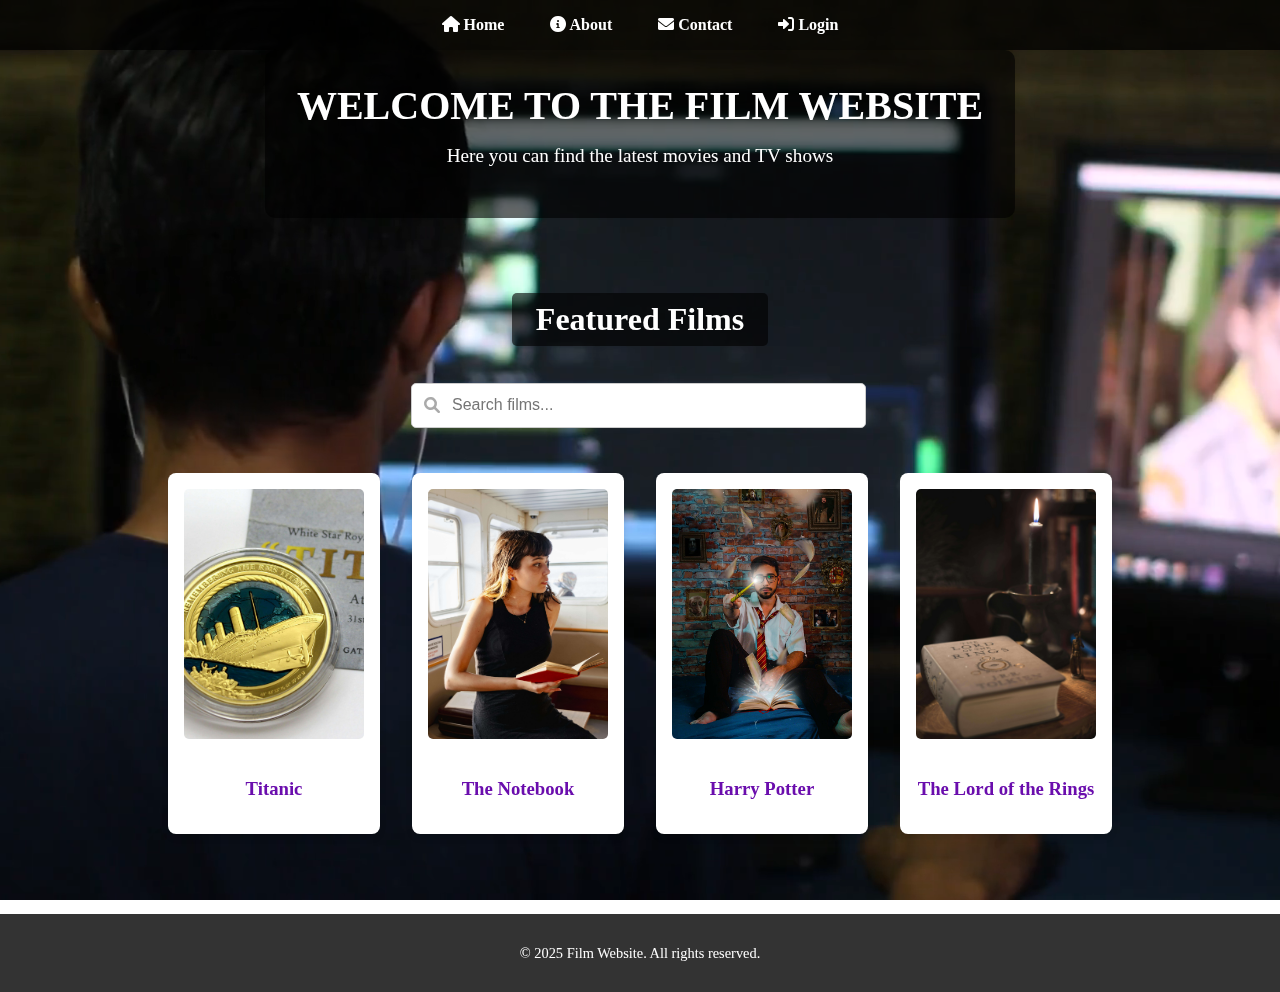
<file: index.html>
<!DOCTYPE html>
<html lang="en">
<head>
    <meta charset="UTF-8">
    <meta name="viewport" content="width=device-width, initial-scale=1.0">
    <title>Film Website</title>
    <link rel="stylesheet" href="styles.css">
    <link href="https://fonts.googleapis.com/css2?family=Roboto:wght@400;700&display=swap" rel="stylesheet">
    <link rel="stylesheet" href="https://cdnjs.cloudflare.com/ajax/libs/font-awesome/6.0.0-beta3/css/all.min.css">


</head>
<body>
    <div class="video-background">
        <video autoplay muted loop id="background-video">   
            <source src="background.mp4" type="video/mp4">
            Your browser does not support the video tag.
            </video>
        </div>


<header>
            <nav>
                <ul>
                    <li><a href="index.html"><i class="fas fa-home"></i> Home</a></li>
                    <li><a href="about.html"><i class="fas fa-info-circle"></i> About</a></li>
                    <li><a href="contact.html"><i class="fas fa-envelope"></i> Contact</a></li>
                    <li><a href="backend/login.html"><i class="fas fa-sign-in-alt"></i> Login</a></li>
                </ul>
            </nav>
</header>

<section class="intro">
    <div class="intro-overlay">
    
    <h1>WELCOME TO THE FILM WEBSITE</h1>
    <p>Here you can find the latest movies and TV shows</p>
    </div>
</section>

<section id="films">
    <h2>Featured Films</h2>
    <div class="search-container">
        <div class="search-bar-wrapper">
            <i class="fas fa-search search-icon"></i>
        <input type="text" placeholder="Search films..." class="search-bar">
    </div>
    </div>
    <div class="grid">
        <div class="film">
            <img src="images/film1.jpg" alt="Film 1">
            <h3><a href="film-detail.html?film=1">Titanic</a></h3>
        </div>
        <div class="film">
            <img src="images/film2.jpg" alt="Film 2">
            <h3><a href="film-detail.html?film=2">The Notebook</a></h3>
        </div>
        <div class="film">
            <img src="images/film3.jpg" alt="Film 3">
            <h3><a href="film-detail.html?film=3">Harry Potter</a></h3>
        </div>
        <div class="film">
            <img src="images/film4.jpg" alt="Film 4">
            <h3><a href="film-detail.html?film=4">The Lord of the Rings</a></h3>
        </div>
    </div>

</section>

<footer>
    <p>&copy; 2025 Film Website. All rights reserved.</p>
</footer>
</body>
</html>
</file>
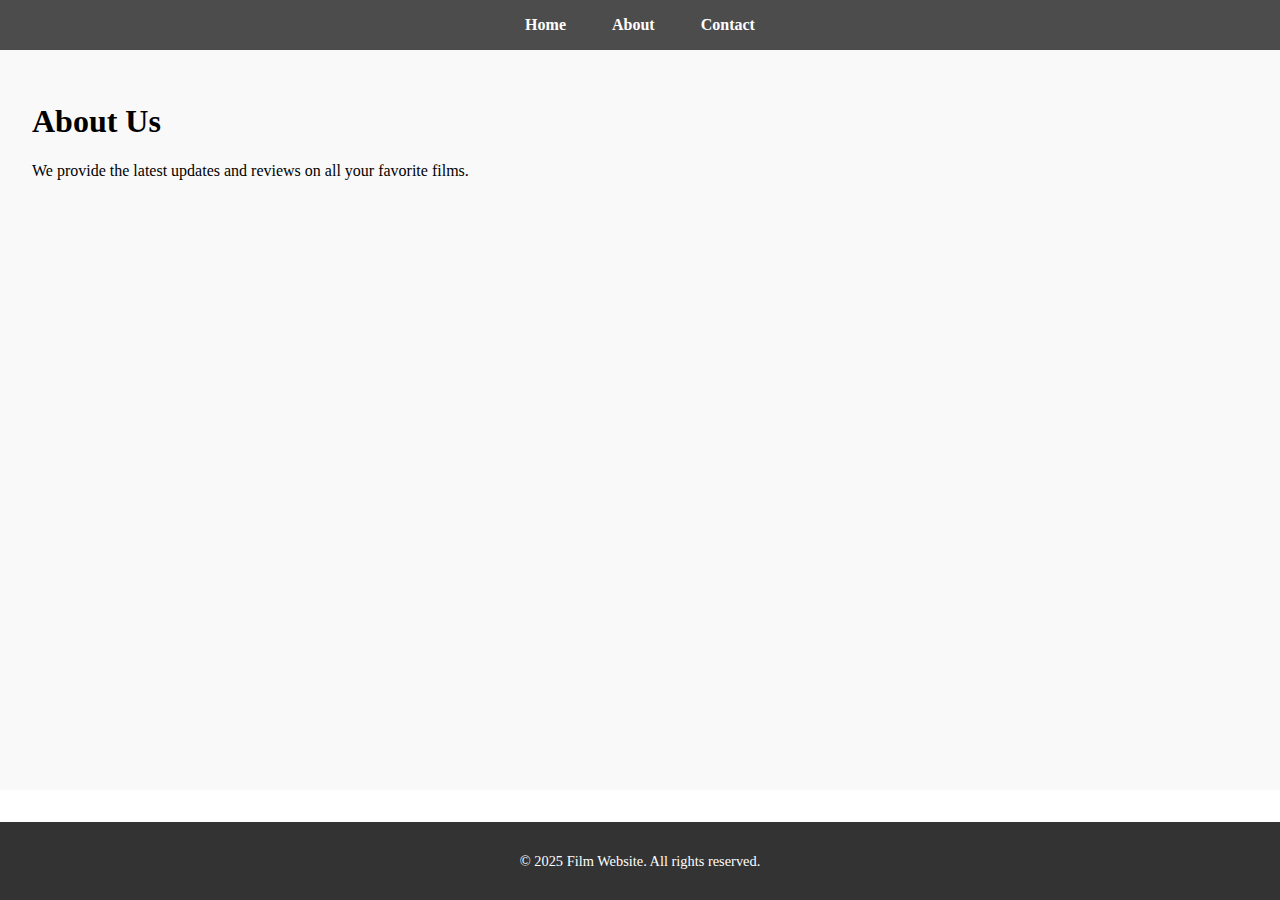
<file: about.html>
<!DOCTYPE html>
<html lang="en">
<head>
    <meta charset="UTF-8">
    <meta name="viewport" content="width=device-width, initial-scale=1.0">
    <title>About Us</title>
    <link rel="stylesheet" href="styles.css">
</head>
<body>
    <header>
        <nav>
            <ul>
                <li><a href="index.html">Home</a></li>
                <li><a href="about.html">About</a></li>
                <li><a href="contact.html">Contact</a></li>
            </ul>
        </nav>
    </header>
    <main>
        <h1>About Us</h1>
        <p>We provide the latest updates and reviews on all your favorite films.</p>
    </main>
    <footer>
        <p>&copy; 2025 Film Website. All rights reserved.</p>
    </footer>
</body>
</html>
</file>
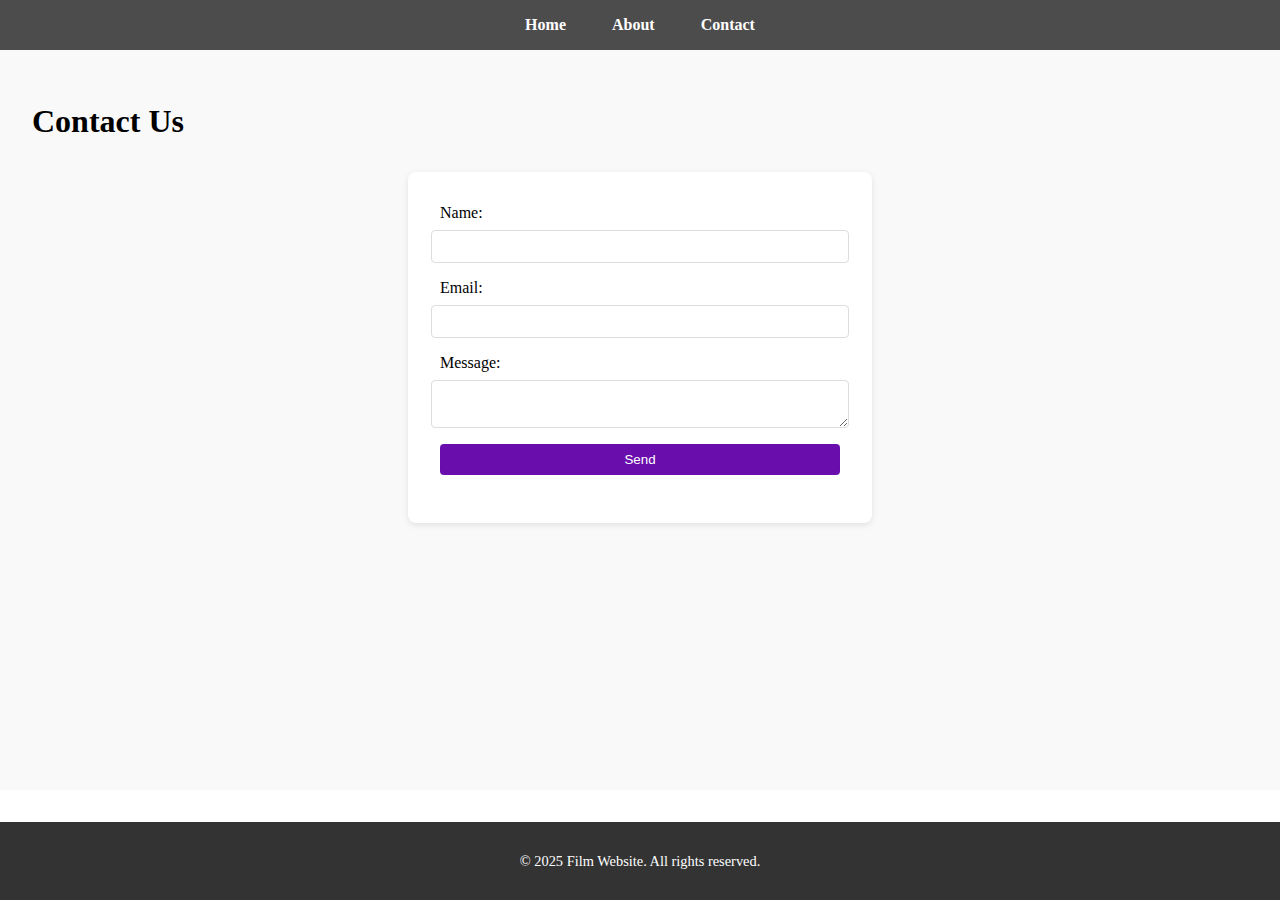
<file: contact.html>
<!DOCTYPE html>
<html lang="en">
<head>
    <meta charset="UTF-8">
    <meta name="viewport" content="width=device-width, initial-scale=1.0">
    <title>Contact Us</title>
    <link rel="stylesheet" href="styles.css">
</head>
<body>
    <header>
        <nav>
            <ul>
                <li><a href="index.html">Home</a></li>
                <li><a href="about.html">About</a></li>
                <li><a href="contact.html">Contact</a></li>
            </ul>
        </nav>
    </header>

<main>
    <h1>Contact Us</h1>
    <form>
        <label for="name">Name:</label>
        <input type="text" id="name" name="name" required>

        <label for="email">Email:</label>
        <input type="email" id="email" name="email" required>

        <label for="message">Message:</label>
        <textarea id="message" name="message" required></textarea>

        <button type="submit">Send</button>
    </form>
</main>

<footer>
    <p>&copy; 2025 Film Website. All rights reserved.</p>
</footer>
</body>
</html>
</file>
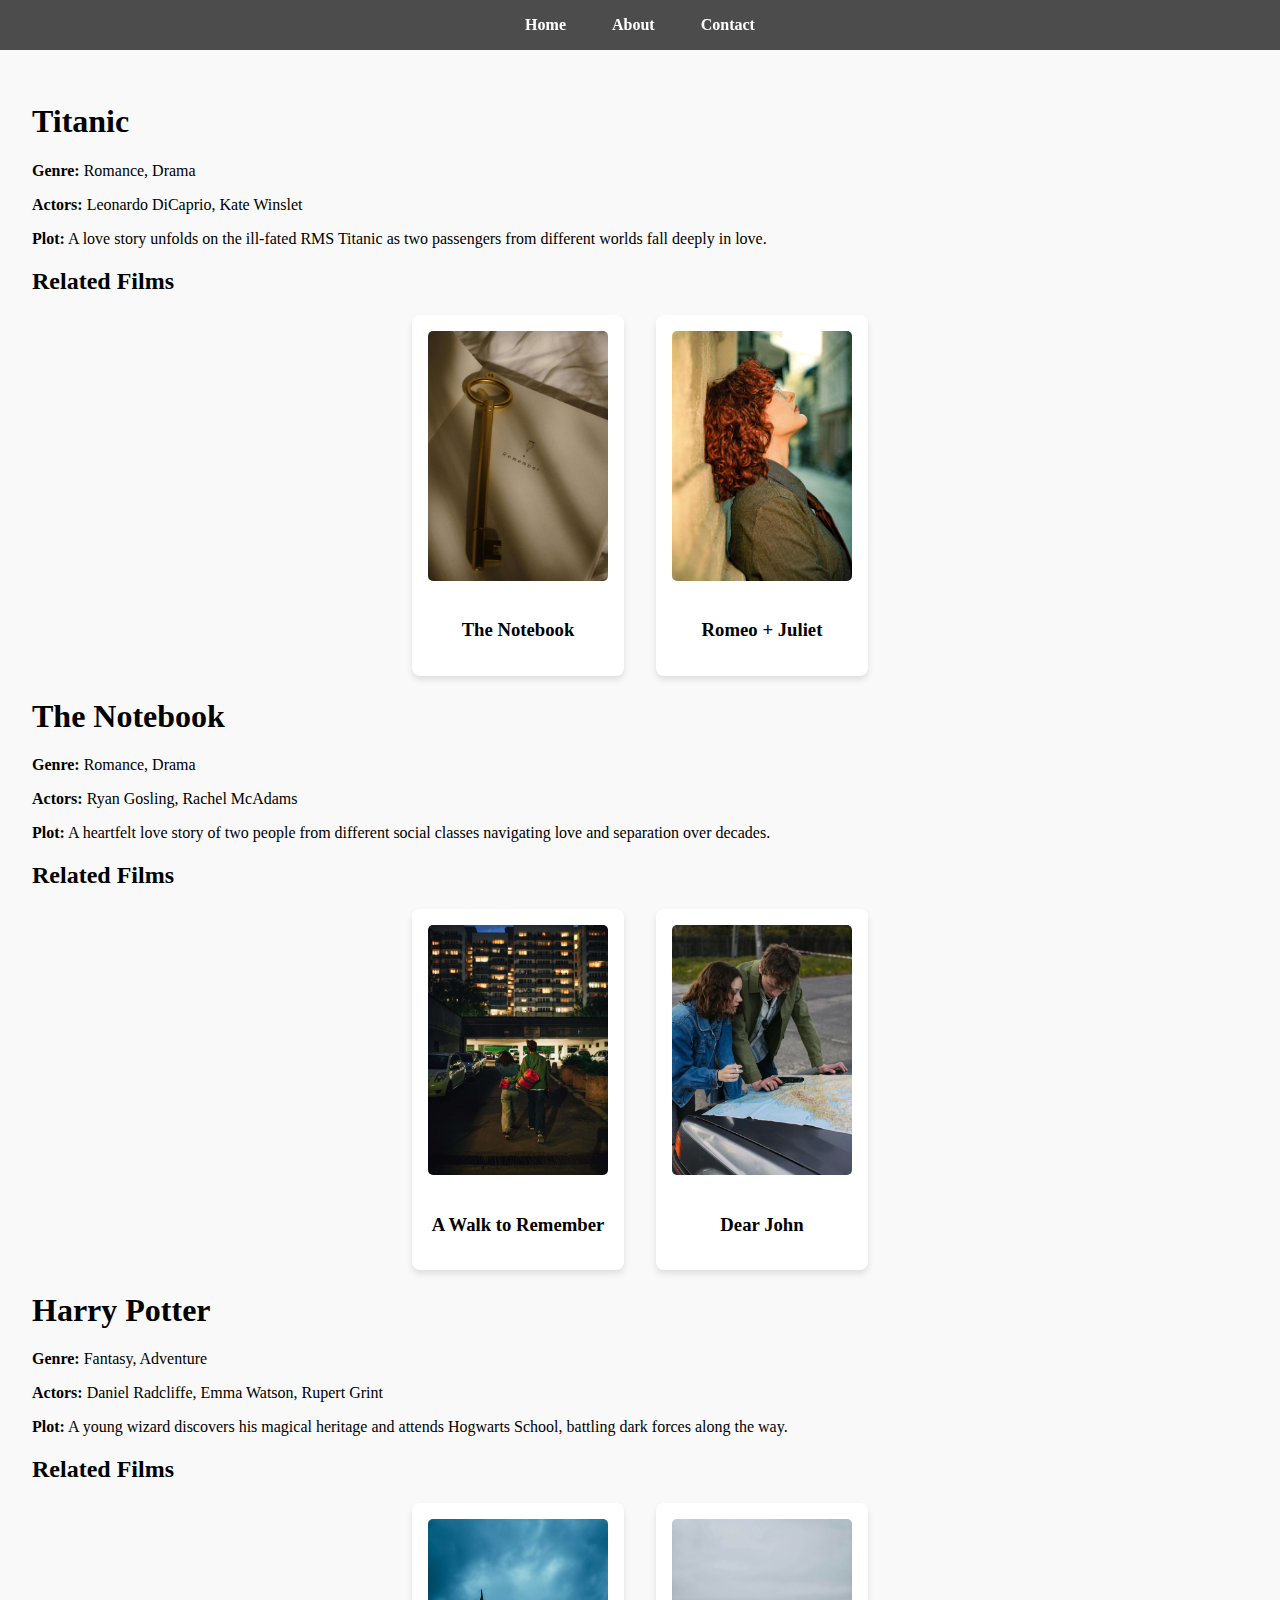
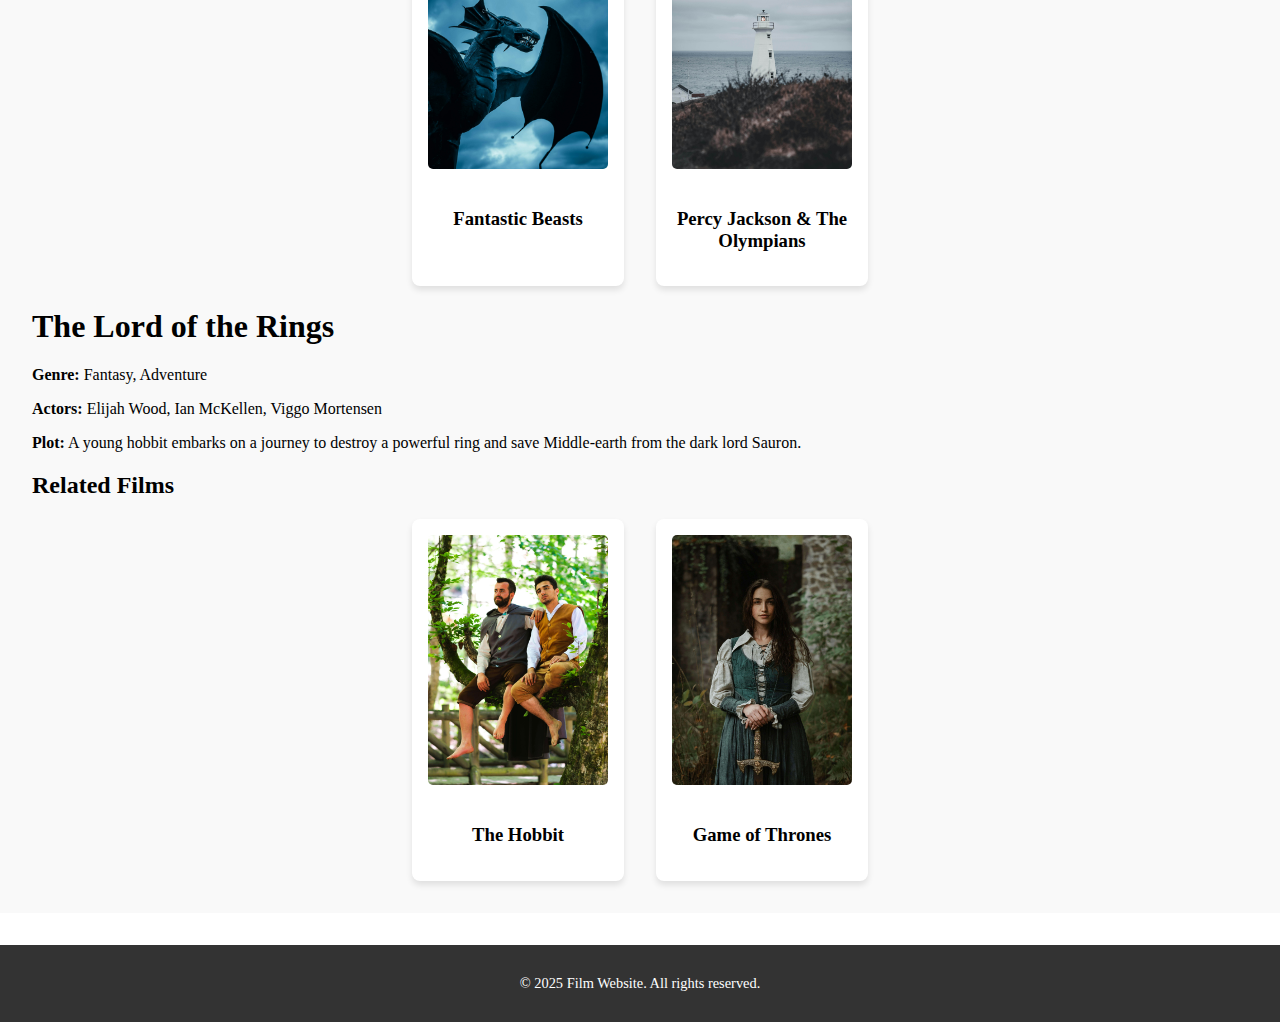
<file: film-detail.html>
<!DOCTYPE html>
<html lang="en">
<head>
    <meta charset="UTF-8">
    <meta name="viewport" content="width=device-width, initial-scale=1.0">
    <title>Film Detail</title>
    <link rel="stylesheet" href="styles.css">
</head>
<body>
    
    <header>
        <nav>
            <ul>
                <li><a href="index.html">Home</a></li>
                <li><a href="about.html">About</a></li>
                <li><a href="contact.html">Contact</a></li>
            </ul>
        </nav>
    </header>

<main>
    
    <section class="film-details">
        <h1>Titanic</h1>
        <p><strong>Genre:</strong> Romance, Drama</p>
        <p><strong>Actors:</strong> Leonardo DiCaprio, Kate Winslet</p>
        <p><strong>Plot:</strong> A love story unfolds on the ill-fated RMS Titanic as two passengers from different worlds fall deeply in love.</p>
    </section>

    <section class="related-films">
        <h2>Related Films</h2>
        <div class="grid">
            <div class="film">
                <img src="images/related1.jpg" alt="The Notebook">
                <h3>The Notebook</h3>
            </div>
            <div class="film">
                <img src="images/related2.jpg" alt="Romeo + Juliet">
                <h3>Romeo + Juliet</h3>
            </div>
        </div>
    </section>

    
    <section class="film-details">
        <h1>The Notebook</h1>
        <p><strong>Genre:</strong> Romance, Drama</p>
        <p><strong>Actors:</strong> Ryan Gosling, Rachel McAdams</p>
        <p><strong>Plot:</strong> A heartfelt love story of two people from different social classes navigating love and separation over decades.</p>
    </section>

    <section class="related-films">
        <h2>Related Films</h2>
        <div class="grid">
            <div class="film">
                <img src="images/related3.jpg" alt="A Walk to Remember">
                <h3>A Walk to Remember</h3>
            </div>
            <div class="film">
                <img src="images/related4.jpg" alt="Dear John">
                <h3>Dear John</h3>
            </div>
        </div>
    </section>

    
    <section class="film-details">
        <h1>Harry Potter</h1>
        <p><strong>Genre:</strong> Fantasy, Adventure</p>
        <p><strong>Actors:</strong> Daniel Radcliffe, Emma Watson, Rupert Grint</p>
        <p><strong>Plot:</strong> A young wizard discovers his magical heritage and attends Hogwarts School, battling dark forces along the way.</p>
    </section>

    <section class="related-films">
        <h2>Related Films</h2>
        <div class="grid">
            <div class="film">
                <img src="images/related5.jpg" alt="Fantastic Beasts">
                <h3>Fantastic Beasts</h3>
            </div>
            <div class="film">
                <img src="images/related6.jpg" alt="Percy Jackson & The Olympians">
                <h3>Percy Jackson & The Olympians</h3>
            </div>
        </div>
    </section>

    
    <section class="film-details">
        <h1>The Lord of the Rings</h1>
        <p><strong>Genre:</strong> Fantasy, Adventure</p>
        <p><strong>Actors:</strong> Elijah Wood, Ian McKellen, Viggo Mortensen</p>
        <p><strong>Plot:</strong> A young hobbit embarks on a journey to destroy a powerful ring and save Middle-earth from the dark lord Sauron.</p>
    </section>

    <section class="related-films">
        <h2>Related Films</h2>
        <div class="grid">
            <div class="film">
                <img src="images/related7.jpg" alt="The Hobbit">
                <h3>The Hobbit</h3>
            </div>
            <div class="film">
                <img src="images/related8.jpg" alt="Game of Thrones">
                <h3>Game of Thrones</h3>
            </div>
        </div>
    </section>
</main>

<footer>
    <p>&copy; 2025 Film Website. All rights reserved.</p>
</footer>
</body>
</html>
</file>
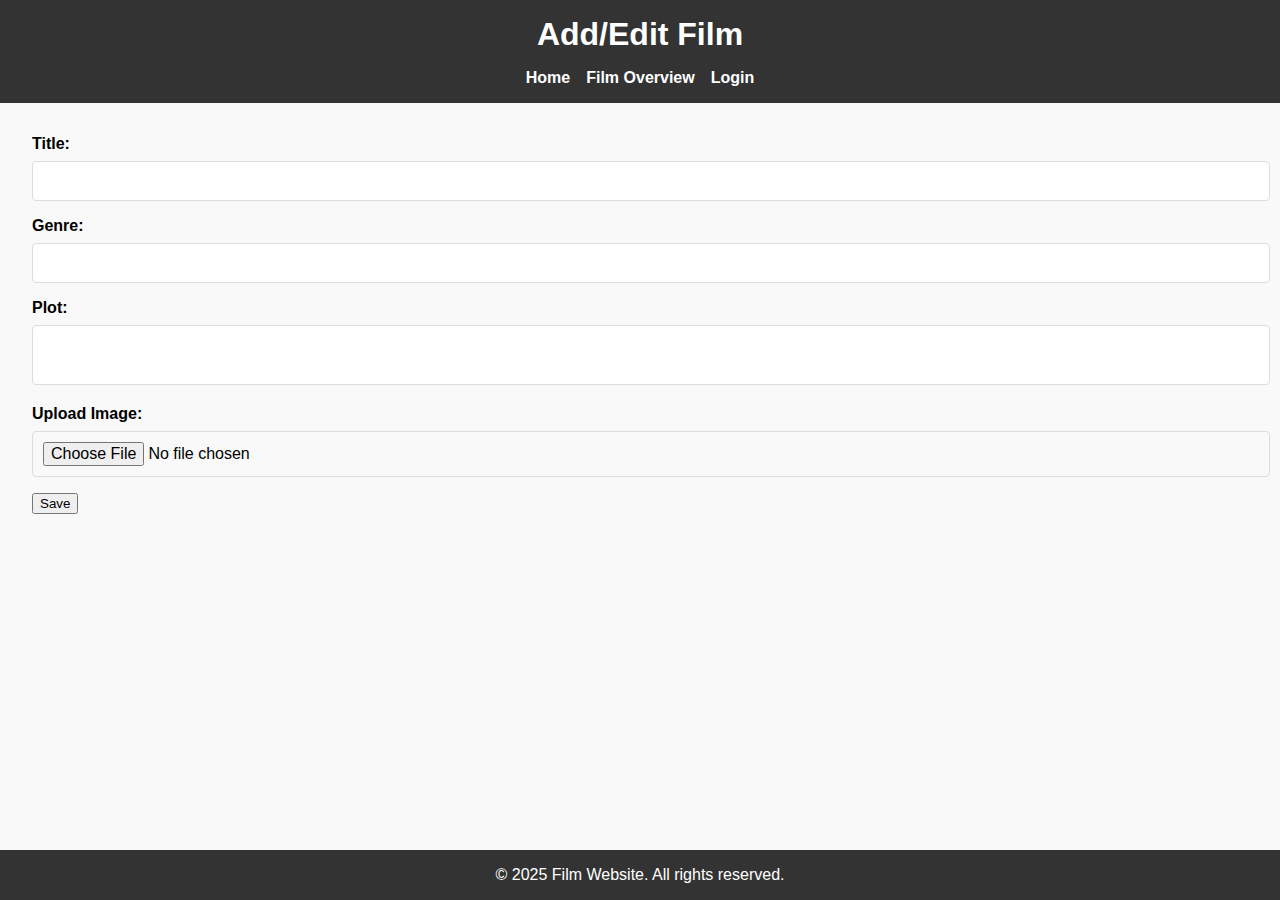
<file: backend/add-film.html>
<!DOCTYPE html>
<html lang="en">
<head>
    <meta charset="UTF-8">
    <meta name="viewport" content="width=device-width, initial-scale=1.0">
    <title>Add Film</title>
    <link rel="stylesheet" href="/backend/styles.css">
</head>
<body>
    <header>
        <h1>Add/Edit Film</h1>
        <nav>
            <ul>
                <li><a href="../index.html">Home</a></li>
                <li><a href="film-overview.html">Film Overview</a></li>
                <li><a href="login.html">Login</a></li>
            </ul>
        </nav>
    </header>

<main>
    <form action="#">
        <label for="title">Title:</label>
        <input type="text" id="title" name="title" required>

        <label for="genre">Genre:</label>
        <input type="text" id="genre" name="genre" required>

        <label for="plot">Plot:</label>
        <textarea id="plot" name="plot" required></textarea>

        <label for="image">Upload Image:</label>
        <input type="file" id="image" name="image">

        <button type="submit">Save</button>
    </form>
</main>

<footer>
    <p>&copy; 2025 Film Website. All rights reserved.</p>
</footer>
</body>
</html>
</file>
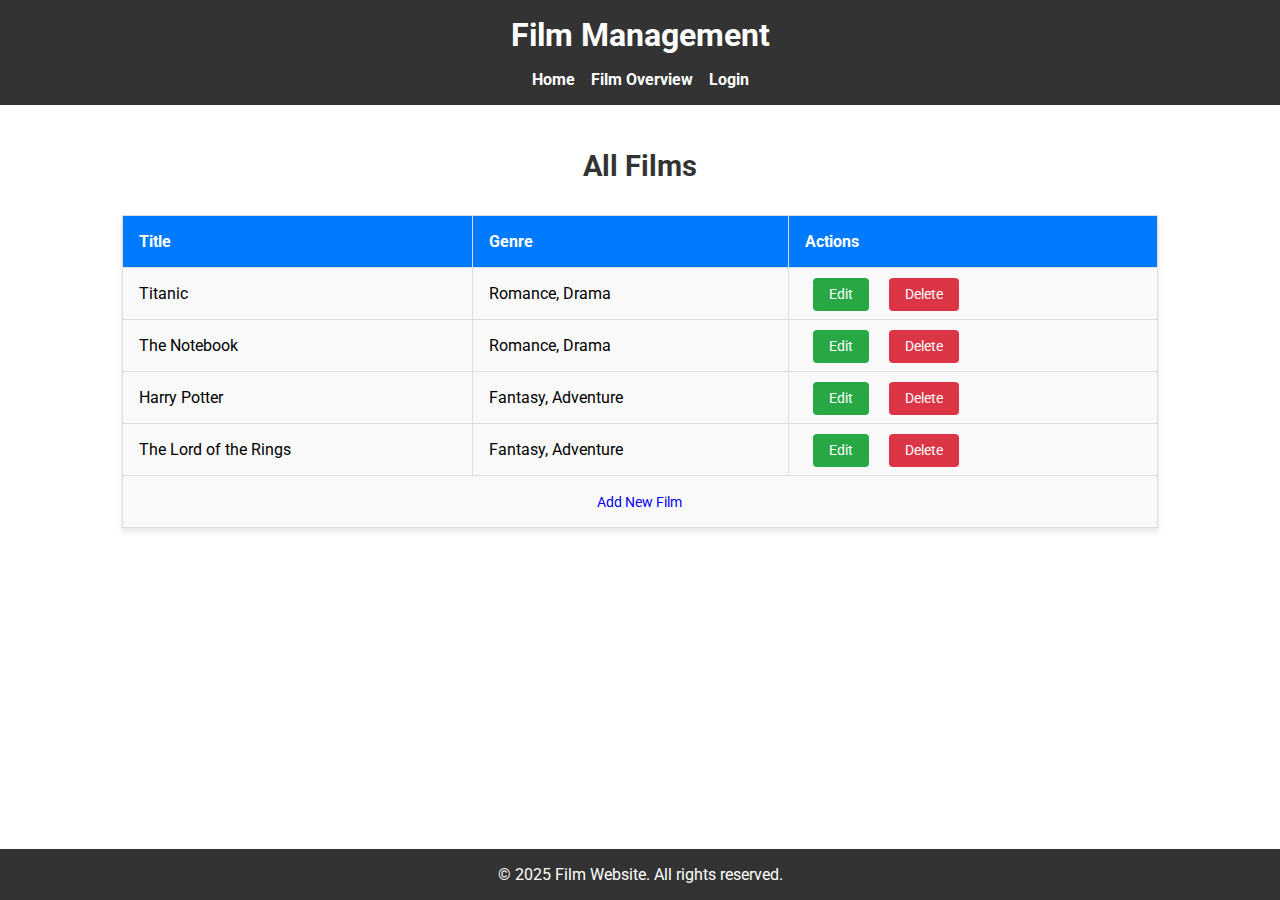
<file: backend/film-overview.html>
<!DOCTYPE html>
<html lang="en">
<head>
    <meta charset="UTF-8">
    <meta name="viewport" content="width=device-width, initial-scale=1.0">
    <title>Film Overview</title>
    <link rel="stylesheet" href="/backend/styles.css">
    <link href="https://fonts.googleapis.com/css2?family=Roboto:wght@400;700&display=swap" rel="stylesheet">
</head>
<body>
    <header>
        <h1>Film Management</h1>
        <nav>
            <ul>
                <li><a href="../index.html">Home</a></li>
                <li><a href="film-overview.html">Film Overview</a></li>
                <li><a href="login.html">Login</a></li>
            </ul>
        </nav>
    </header>
<section id="film-overview">
    <div class="container">
    <h2>All Films</h2>
    <table>
        <thead>
            <tr>
                <th>Title</th>
                <th>Genre</th>
                <th>Actions</th>
            </tr>
        </thead>
        <tbody>
            <tr>
                <td>Titanic</td>
                <td>Romance, Drama</td>
                <td>
                    <a href="#" class="edit-btn">Edit</a>
                    <a href="#" class="delete-btn">Delete</a>
                </td>
            </tr>
            <tr>
                <td>The Notebook</td>
                <td>Romance, Drama</td>
                <td>
                    <a href="#" class="edit-btn">Edit</a>
                    <a href="#" class="delete-btn">Delete</a>
                </td>
            </tr>

            <tr>
                <td>Harry Potter</td>
                <td>Fantasy, Adventure</td>
                <td>
                    <a href="#" class="edit-btn">Edit</a>
                    <a href="#" class="delete-btn">Delete</a>
                </td>
            </tr>

            <tr>
                <td>The Lord of the Rings</td>
                <td>Fantasy, Adventure</td>
                <td>
                    <a href="#" class="edit-btn">Edit</a>
                    <a href="#" class="delete-btn">Delete</a>
                </td>
            </tr>

            <tr>
                <td colspan="3" style="text-align: center;">
                    <a href="add-film.html" class="add-film-btn">Add New Film</a>
                </td>
            </tr>
        </tbody>
    </table>
    </div>
</section>
<footer>
    <p>&copy; 2025 Film Website. All rights reserved.</p>
</footer>
</file>
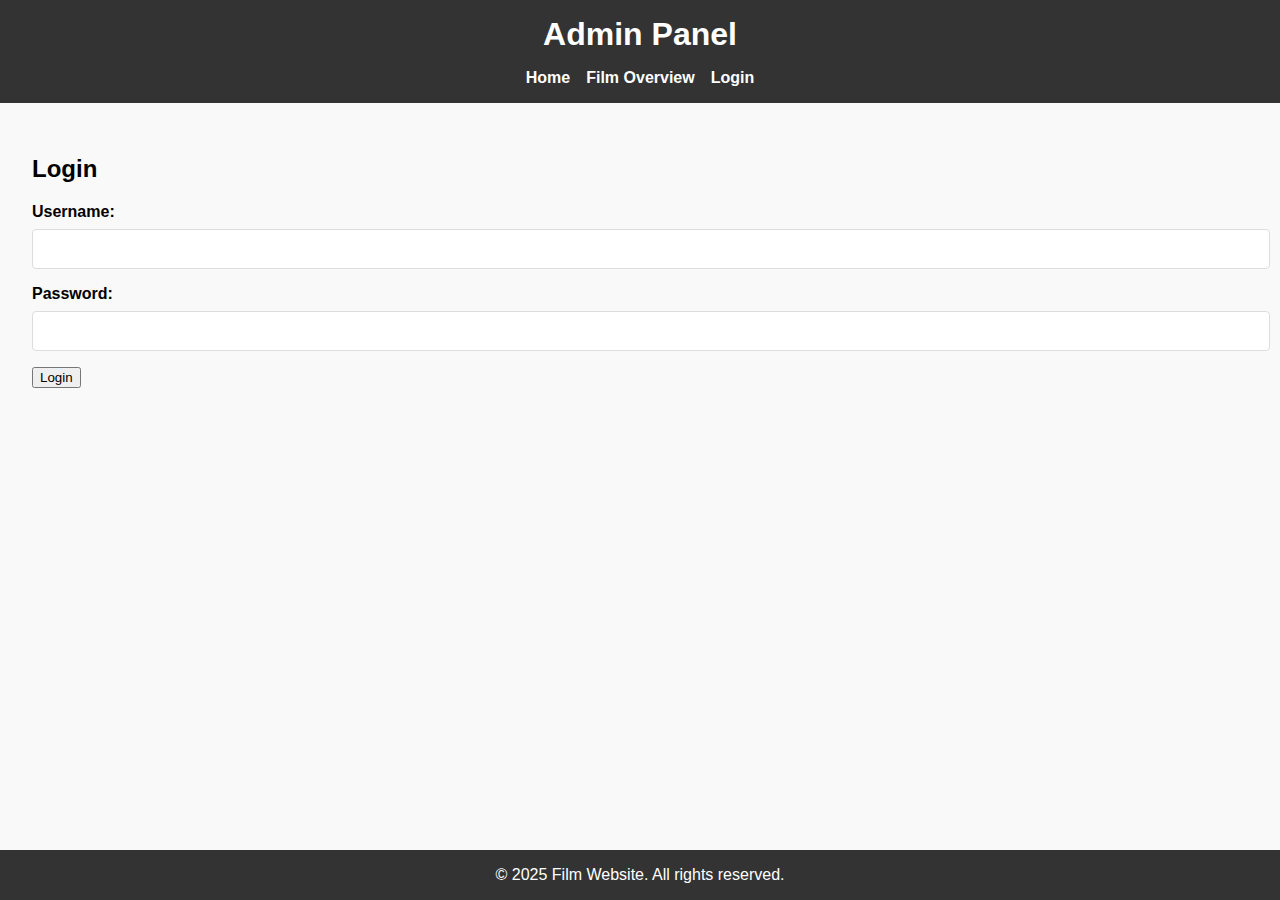
<file: backend/login.html>
<!DOCTYPE html>
<html lang="en">
<head>
    <meta charset="UTF-8">
    <meta name="viewport" content="width=device-width, initial-scale=1.0">
    <title>Admin Panel</title>
    <link rel="stylesheet" href="/backend/styles.css">
</head>
<body>
    
    <header>
        <h1>Admin Panel</h1>
            <nav>
                <ul>
                    <li><a href="../index.html">Home</a></li>
                    <li><a href="film-overview.html">Film Overview</a></li>
                    <li><a href="login.html">Login</a></li>
                </ul>
            </nav>
            
        
    </header>

<main>
    
    <section class="login">
        <h2>Login</h2>
        <form action="#">
            <label for="username">Username:</label>
            <input type="text" id="username" name="username" required>
            <label for="password">Password:</label>
            <input type="password" id="password" name="password" required>
            <button type="submit">Login</button>
        </form>
    </section>
</main>

<footer>
    <p>&copy; 2025 Film Website. All rights reserved.</p>
</footer>
</body>
</html>
</file>
<file: styles.css>
html, body {
  margin: 0;
  padding: 0;
  height: 100%;
  display: flex;
  flex-direction: column;
}

main {
  flex: 1; 
  padding: 2rem;
  background-color: #f9f9f9;
}

.video-background {   
  position: fixed;
  top: 0;
  left: 0;
  height: 100%;
  width: 100%;
  overflow: hidden;
  z-index: -1;
}

#background-video {
  object-fit: cover;
  width: 100%;
  height: 100%;
}

header {
  background: rgba(0, 0, 0, 0.7);
    position: sticky;
    top: 0;
    z-index: 1000;
    padding: 1rem 0;
    text-align: center;
    color: white;
}

header h1 {
  margin: 0;
}

header nav ul {
  list-style: none;
  display: flex;
  justify-content: center;
  margin: 0;
  padding: 0;
  gap: 1rem;
}

header nav ul li {
  margin: 0 15px;
}

header nav ul li a {
  text-decoration: none;
  font-weight: bold;
  color:white
}

header nav ul li a:hover {
  color: #ffd700;
}

form {
  background: white;
  max-width: 400px;
  margin: 2rem auto;
  padding: 2rem;
  border-radius: 8px;
  box-shadow: 0 2px 6px rgba(0, 0, 0, 0.1);
  display: flex;
  flex-direction: column;
  align-items: center;
}

form label {
  display: block;
  margin-bottom: 0.5rem;
  align-self: flex-start;
}

form input, form textarea, form button {
  width: 100%;
  padding: 0.5rem;
  margin-bottom: 1rem;
  border: 1px solid #ddd;
  border-radius: 4px;
}

form button {
  background-color: #6a0dad;
  color: white;
  border: none;
  cursor: pointer;
}

form button:hover {
  background-color: #4e007a;
}


table {
  width: 90%;
  margin: 2rem auto;
  border-collapse: collapse;
  background: white;
  box-shadow: 0 2px 4px rgba(0, 0, 0, 0.1);
}

table th, table td {
  text-align: left;
  padding: 1rem;
  border: 1px solid #ddd;
}

table th {
  background-color: #333;
  color: white;
}

.intro {
  display: flex;
  justify-content: center;
  align-items: center;
  text-align: center;
  height: 50vh;
  position: relative;
}

.intro-overlay {
  padding: 2rem;
  background: rgba(0, 0, 0, 0.6);
  border-radius: 10px;
  color: white;

}

.intro h1 {
  margin: 0;
  font-size: 2.5rem;
}

.intro p {
  margin-top: 1rem;
  font-size: 1.2rem;
}

#films {
  text-align: center;
  padding: 3rem 1rem;
  color: white;
}

#films h2 {
  font-size: 2rem;
  margin-bottom: 1.5rem;
  background: rgba(0, 0, 0, 0.6);
  display: inline-block;
  padding: 0.5rem 1.5rem;
  border-radius: 5px;
}

.search-container {
  margin-bottom: 2rem;
  justify-content: center;
  transform: translateX(-29px);
}

.search-bar-wrapper{
  padding: 0.8rem;
  font-size: 1rem;
  width: 50%;
  max-width: 400px;
  display: block;
  margin: 0 auto;
  position: relative;

}

.search-icon {
  position: absolute;
  top: 50%;
  left: 26px; 
  transform: translateY(-50%);
  color: #aaa;
  font-size: 1rem;
}

.search-bar {
  padding: 0.8rem 0.8rem 0.8rem 2.5rem; 
  font-size: 1rem;
  width: 100%;
  border: 1px solid #ccc;
  border-radius: 5px;
  display: block;
}

.grid {
  gap: 2rem;
  display: flex;
  justify-content: center;
  flex-wrap: wrap;
}

.film {
  color:black;
  padding: 1rem;
  width: 180px;
  text-align: center;
  border-radius: 8px;
  background: white;
  box-shadow: 0 4px 6px rgba(0, 0, 0, 0.1);
  transition: transform 0.3s ease;
}

.film:hover {
  transform: scale(1.1);
}

.film img {
  width: 100%;
  height: 250px;
  object-fit: cover;
  border-radius: 5px;
  margin-bottom: 1rem;
}

.film h3 a {
  text-decoration: none;
  color: #6a0dad;
  font-weight: bold;
}

footer {
  background-color: #333;
  color: white;
  text-align: center;
  padding: 1rem;
  font-size: 0.9rem;
  margin-top: 2rem
}



@media (max-width: 768px) {
  .grid {
      grid-template-columns: 1fr 1fr; 
  }

  .search-bar {
      width: 90%; 
  }
}

@media (max-width: 480px) {
  .grid {
      grid-template-columns: 1fr;
  }

  header nav ul {
      flex-direction: column; 
  }

  .film {
      width: 100%;
  }
}

.btn {
  padding: 0.8rem 1rem;
  border: none;
  border-radius: 4px;
  cursor: pointer;
  text-align: center;
  font-size: 0.9rem;
  background-color: #6a0dad;
  color: white;
}

.btn:hover {
  background-color: #4e007a;
}
</file>
<file: backend/styles.css>
html, body {
    font-family: 'Roboto', sans-serif;
    margin: 0;
    padding: 0;
    height: 100%;
    background: #fff;
    color: #000;
}

body {
    display: flex;
    flex-direction: column;
    min-height: 100vh; 
    margin: 0;
}

main {
    flex: 1;
    padding: 2rem;
    background-color: #f9f9f9;
}


header {
    background: #333;
    padding: 1rem 0;
    color: white;
    text-align: center;
}

header h1 {
    margin: 0;
}

header nav ul {
    list-style: none;
    display: flex;
    justify-content: center;
    margin: 1rem 0 0 0;
    padding: 0;
    gap: 1rem;
}

header nav ul li {
    display: inline;
}


header nav ul li a {
    text-decoration: none;
    color: #fff;
    font-weight: bold;

}

header nav ul li a:hover {
    color: #ffd700;
}


.login-container {
    max-width: 400px;
    margin: 50px auto;
    padding: 20px;
    background: #fff;
    border-radius: 8px;
    box-shadow: 0 4px 6px rgba(0, 0, 0, 0.1);
    text-align: center;
}

.login-container h1 {
    margin-bottom: 20px;
    font-size: 1.8rem;
    color: #333;
}

.login-form label {
    display: block;
    text-align: left;
    margin-bottom: 8px;
    font-size: 0.9rem;
    color: #555;
}

.login-form input {
    width: 90%;
    max-width: 20px;
    padding: 8px;
    margin-bottom: 12px;
    border: 1px solid #ddd;
    border-radius: 4px;
    font-size:0.9rem;
}

.login-form .btn {
    width: 90%;
    max-width: 300px;
    padding: 10px;
    background: #007BFF;
    color: #fff;
    border: none;
    border-radius: 4px;
    font-size: 0.9rem;
    cursor: pointer;
}

.login-form .btn:hover {
    background: #0056b3;
}

table {
    width: 90%;
    border-collapse: collapse;
    box-shadow: 0 4px 6px rgba(0, 0, 0, 0.1);
    margin: 2rem auto;
    background-color: #f9f9f9;
}

table th, table td {
    padding: 1rem;
    text-align: left;
    border: 1px solid #ddd;
}

table th {
    background: #007BFF;
    color: #fff;
}

table td a {
    text-decoration: none;
    padding: 0.5rem 1rem;
    border-radius: 4px;
    font-size: 0.9rem;
    margin: 0 0.5rem;
}

table td a.edit-btn {
    background-color: #28a745;
    color: white;
}

table td a.delete-btn {
    background-color: #dc3545;
    color: white;
}

table td a:hover {
    opacity: 0.9;
}

form label {
    display: block;
    margin-bottom: 8px;
    font-weight: bold;
}

form input, form select, form textarea {
    width: 100%;
    padding: 10px;
    margin-bottom: 16px;
    border: 1px solid #ddd;
    border-radius: 4px;
    font-size: 1rem;
}

form textarea {
    resize: none;
}

form .btn {
    width: 100%;
    padding: 10px;
    background: #007BFF;
    color: #fff;
    border: none;
    border-radius: 4px;
    font-size: 1rem;
    cursor: pointer;
}

form .btn:hover {
    background: #0056b3;
}

footer {
    background-color: #333;
    color: white;
    text-align: center;
    padding: 1rem; 
    margin-top: auto;
}

footer p {
    margin: 0;
}
.btn {
    padding: 0.8rem 1rem;
    border: none;
    border-radius: 4px;
    cursor: pointer;
    text-align: center;
    font-size: 0.9rem;
    background-color: #6a0dad;
    color: white;
}

.btn:hover {
    background-color: #4e007a;
}

.container {
    max-width: 90%; 
    margin: 0 auto; 
    padding: 20px 0; 
}

#film-overview h2 {
    text-align: center; 
    font-size: 1.8rem; 
    margin-bottom: 20px;
    color: #333; 
}
</file>
